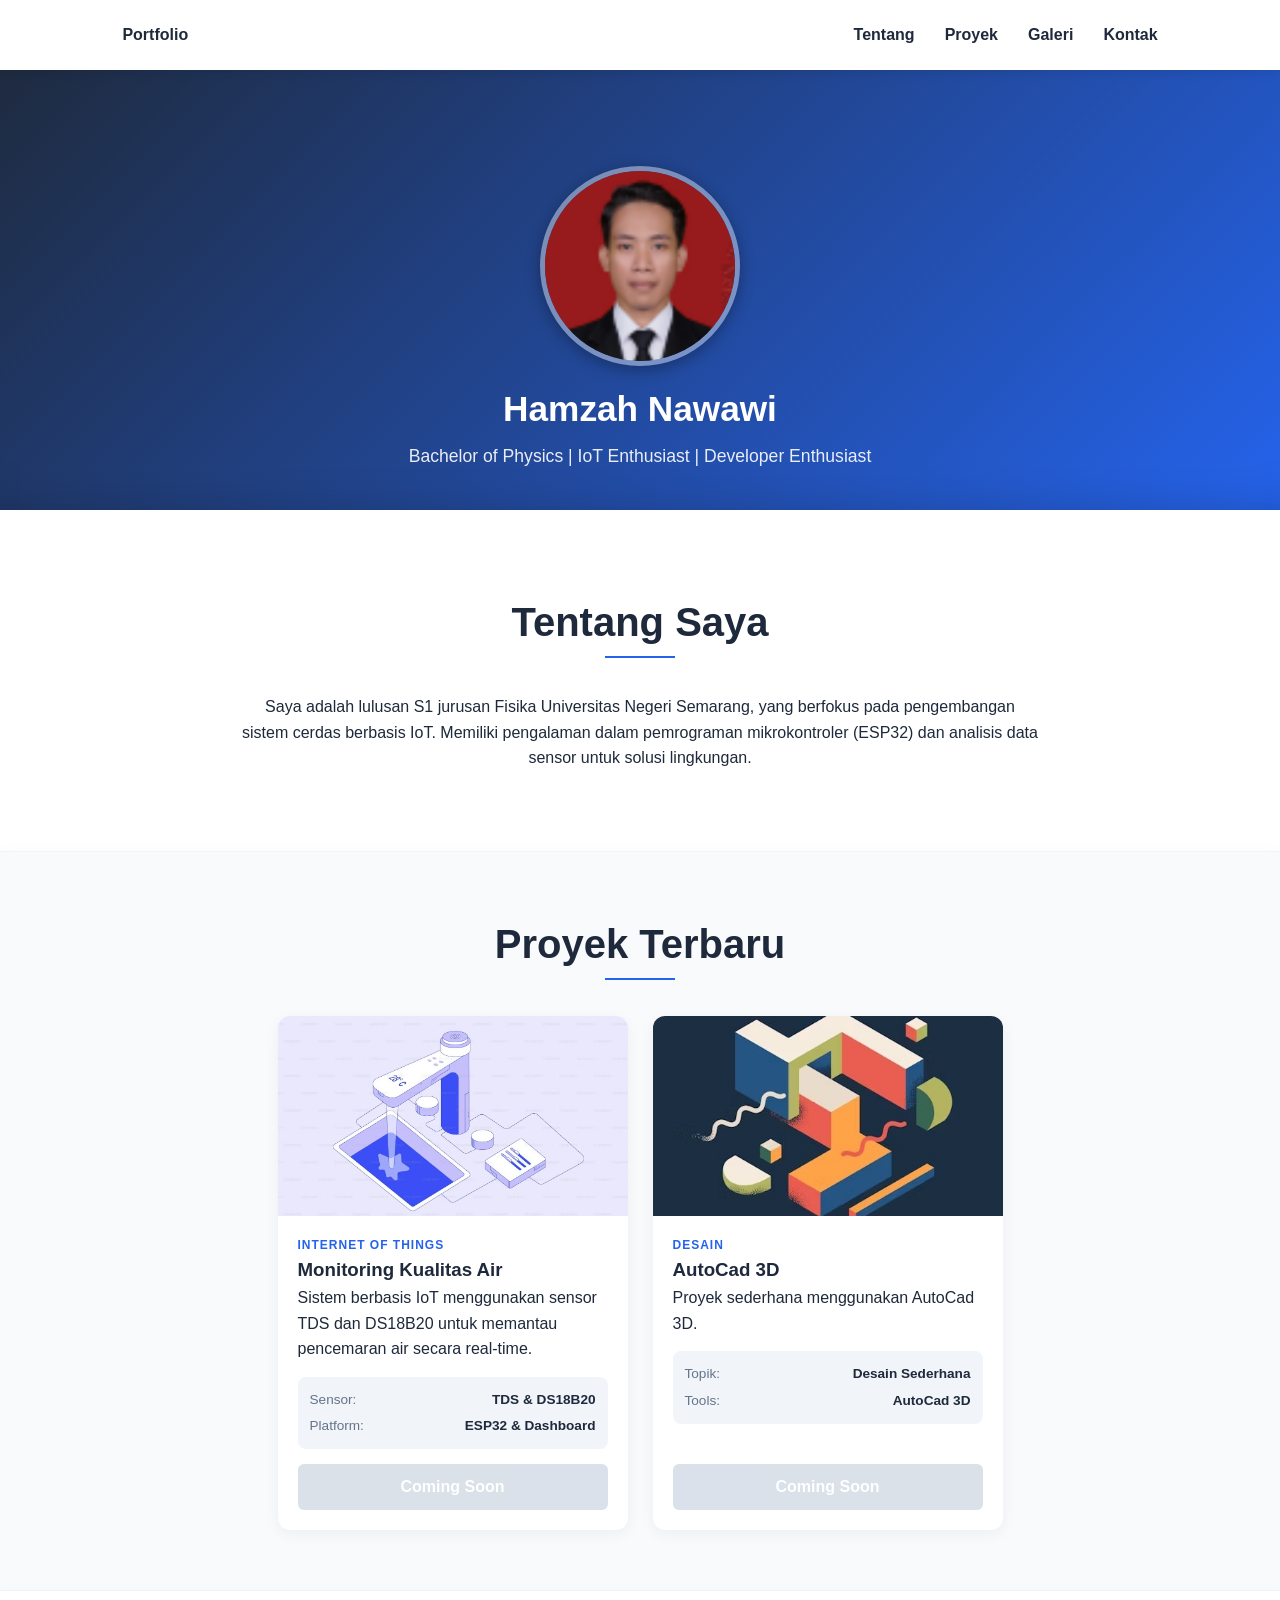
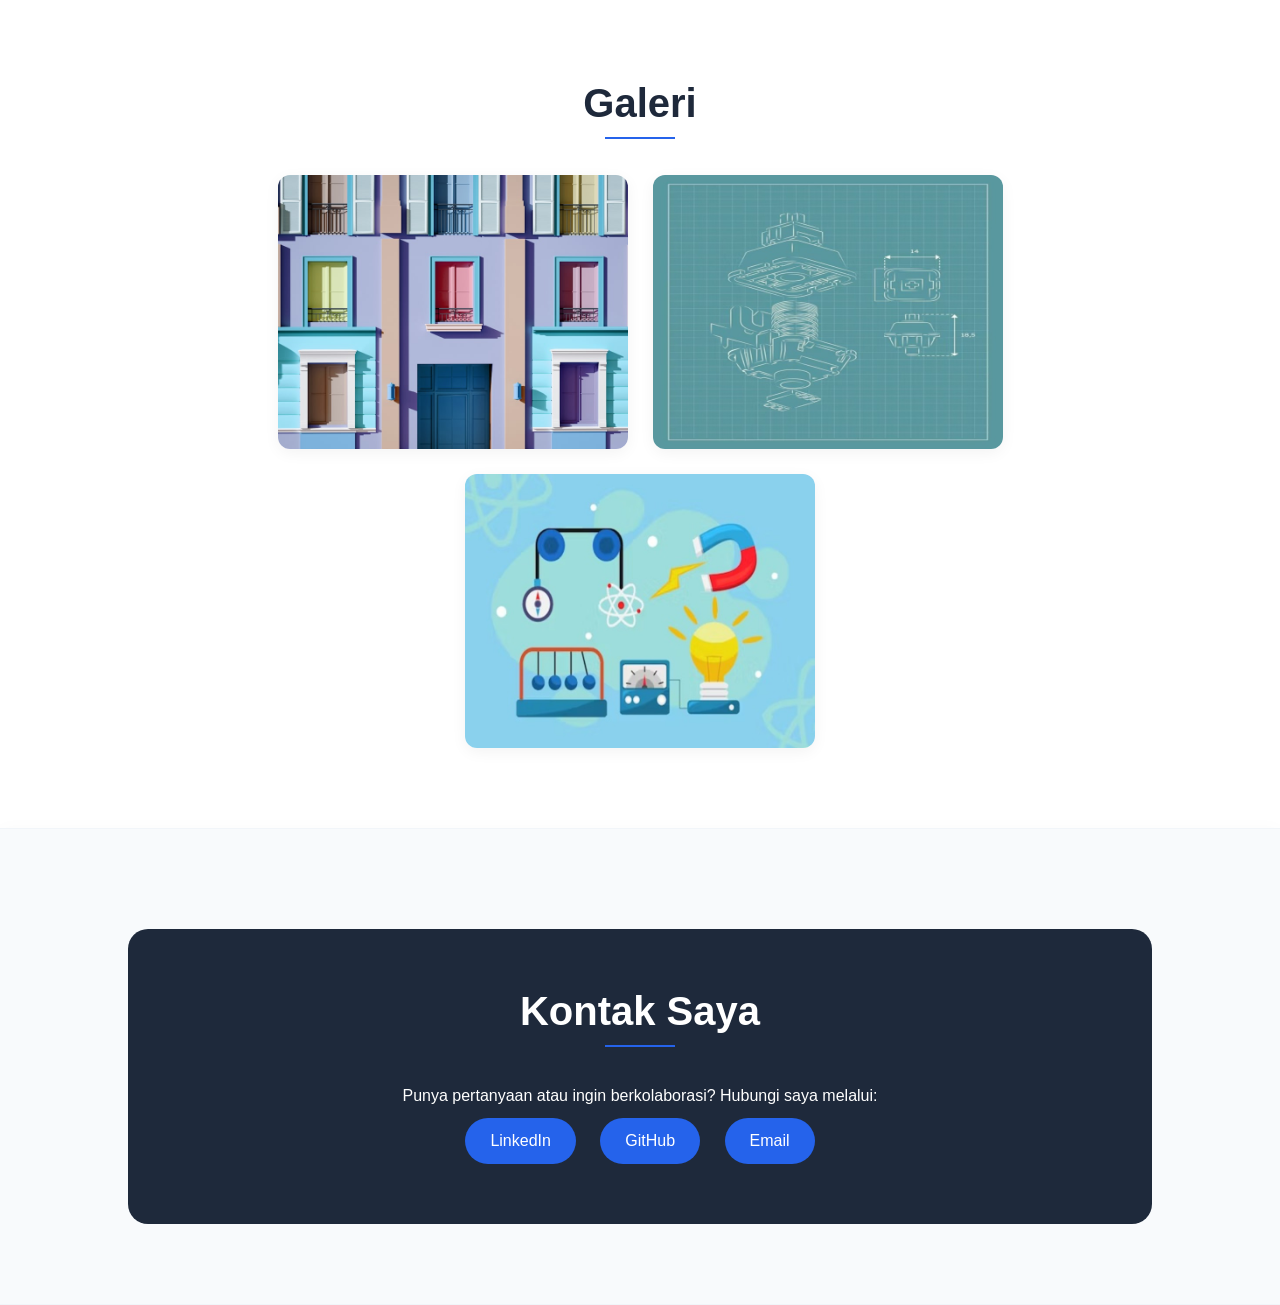
<file: index.html>
ko<!DOCTYPE html>
<html lang="id">
<head>
    <meta charset="UTF-8">
    <meta name="viewport" content="width=device-width, initial-scale=1.0">
    <title>Hamzah Nawawi</title>
    <link rel="stylesheet" href="style.css">
</head>
<body>
    <nav>
        <div class="container-nav">
            <div class="logo"><strong>Portfolio</strong></div>
            
            <div class="menu-toggle" id="mobile-menu">
                <span class="bar"></span>
                <span class="bar"></span>
                <span class="bar"></span>
            </div>
            
            <ul class="nav-links">
                <li><a href="#about">Tentang</a></li>
                <li><a href="#projects">Proyek</a></li>
                <li><a href="#gallery">Galeri</a></li>
                <li><a href="#contact">Kontak</a></li>
            </ul>
        </div>
    </nav>

<header>
    <div class="profile-container">
        <img src="assets/profile.jpg" alt="Foto Profil Hamzah" class="profile-img" onerror="this.src='https://via.placeholder.com/150'">
    </div>
    <h1>Hamzah Nawawi</h1>
    <p>Bachelor of Physics | IoT Enthusiast | Developer Enthusiast</p>
</header>

<section id="about">
    <h2>Tentang Saya</h2>
    <p style="max-width: 800px; margin: auto; text-align: center;">
        Saya adalah lulusan S1 jurusan Fisika Universitas Negeri Semarang, yang berfokus pada pengembangan sistem cerdas berbasis IoT. 
        Memiliki pengalaman dalam pemrograman mikrokontroler (ESP32) dan analisis data sensor untuk solusi lingkungan.
    </p>
</section>

<section id="projects" style="width: 100%; overflow: hidden;">
    <h2 style="text-align: center; margin-bottom: 40px;"> Proyek Terbaru</h2>
    <div class="grid">
        <div class="card">
            <img src="assets/iot-water.jpg" class="card-img" alt="IoT Project">
            <div class="card-content">
                <span class="tag-category">Internet of Things</span>
                <h3>Monitoring Kualitas Air</h3>
                <p>Sistem berbasis IoT menggunakan sensor TDS dan DS18B20 untuk memantau pencemaran air secara real-time.</p>

                <div class="sensor-specs">
                    <div class="spec-item">
                        <span class="spec-label">Sensor:</span>
                        <span class="spec-value">TDS & DS18B20</span> 
                    </div>
                    <div class="spec-item">
                        <span class="spec-label">Platform:</span>
                        <span class="spec-value">ESP32 & Dashboard</span>
                    </div>
                </div>
                
                <a href="#" target="_blank" class="btn-project disabled">Coming Soon</a>
            </div>
        </div>
        <div class="card">
            <img src="assets/fisika-analisis.jpg" class="card-img" alt="IoT Project">
            <div class="card-content">
                <span class="tag-category">Desain</span>
                <h3>AutoCad 3D</h3>
                <p>Proyek sederhana menggunakan AutoCad 3D.</p>

                <div class="project-details">
                    <div class="spec-item">
                        <span class="spec-label">Topik:</span>
                        <span class="spec-value">Desain Sederhana</span> 
                    </div>
                    <div class="spec-item">
                        <span class="spec-label">Tools:</span>
                        <span class="spec-value">AutoCad 3D</span>
                    </div>
                </div>

                 <a href="#" target="_blank" class="btn-project disabled">Coming Soon</a>
            </div>
        </div>
    </div>
</section>

<section id="gallery">
    <h2>Galeri</h2>
    <div class="grid">
        <div class="card"><img src="assets/galeri1.jpg" alt="Foto Proyek" class="gallery-img"></div>
        <div class="card"><img src="assets/galeri2.jpg" alt="Foto Proyek" class="gallery-img"></div>
        <div class="card"><img src="assets/galeri3.jpg" alt="Foto Proyek" class="gallery-img"></div>
    </div>
</section>

<section id="contact">
    <div class="contact-container">
        <h2>Kontak Saya</h2>
        <p>Punya pertanyaan atau ingin berkolaborasi? Hubungi saya melalui:</p>
        <a href="https://www.linkedin.com/in/hamzah-nawawi-ariyanto-putra" target="_blank" class="social-btn">LinkedIn</a>
        <a href="https://github.com/hamzahputra" target="_blank" class="social-btn">GitHub</a>
        <a href="mailto:hamzahnawawi303@gmail.com" target="_blank" class="social-btn">Email</a>
    </div>
</section>
<script src="script.js"></script>
</body>
</html>
</file>
<file: style.css>
/* Variabel Warna */
:root {
    --primary: #2563eb; 
    --dark: #1e293b;
    --light: #f8fafc;
    --accent: #10b981; 
}

* {
    margin: 0;
    padding: 0;
    box-sizing: border-box;
}

html {
    scroll-behavior: smooth;
}

body {
    font-family: 'Inter', sans-serif;
    line-height: 1.6;
    color: var(--dark);
    background-color: var(--light);
}

/* --- NAVIGASI --- */
nav {
    background: white !important; /* Memastikan background solid putih */
    display: flex;
    justify-content: space-between;
    align-items: center;
    padding: 0 8%;
    position: fixed;
    top: 0;
    left: 0;
    width: 100%;
    height: 70px; /* Tinggi navbar dikunci */
    box-shadow: 0 2px 10px rgba(0,0,0,0.1);
    z-index: 10000;
}

nav ul {
    display: flex;
    list-style: none;
    gap: 25px;
}

nav a {
    text-decoration: none;
    color: #1e293b;
    font-weight: 600;
    transition: 0.3s;
}

nav a:hover {
    color: var(--primary);
}

/* --- HEADER / HERO SECTION (BIRU RAMPING) --- */
header {
    background: linear-gradient(135deg, var(--dark) 0%, var(--primary) 100%);
    color: white;
    text-align: center;
    display: flex;
    flex-direction: column;
    align-items: center;
    justify-content: center;
    
    /* SOLUSI: Jarak atas besar agar tidak ketutup nav, bawah kecil agar ramping */
    padding-top: 140px;  
    padding-bottom: 40px; 
    min-height: auto;
    box-shadow: inset 0 -50px 50px -50px rgba(0,0,0,0.2);
}

/* --- FOTO PROFIL (UKURAN BESAR 200PX) --- */
.profile-img {
    width: 200px;
    height: 200px;
    border-radius: 50%;
    object-fit: cover;
    border: 5px solid rgba(255, 255, 255, 0.4);
    box-shadow: 0 4px 15px rgba(0, 0, 0, 0.3);
    margin-bottom: 15px;
    transition: transform 0.3s ease;
}

.profile-img:hover {
    transform: scale(1.05);
}

header h1 { 
    font-size: 2.2rem; 
    margin-bottom: 5px; 
}

header p {
    font-size: 1.1rem;
    margin: 0;
    opacity: 0.9;
}

/* Styling Tombol Garis 3 (Default Sembunyi) */
.menu-toggle {
    display: none;
    cursor: pointer;
    flex-direction: column;
    gap: 5px;
}

.bar {
    width: 25px;
    height: 3px;
    background-color: #333;
    transition: 0.3s;
}
/* 1. ZONA UMUM (TARUH DI SINI)               */
/* ========================================== */

.container-nav {
    display: flex;
    justify-content: space-between; /* Membuat Logo di kiri, Menu di kanan */
    align-items: center;
    width:100%;
    padding: 0 20px;
    height: 70px;
    box-sizing: border-box;
}

.nav-links {
    display: flex; /* Di PC: Menu berjejer ke samping */
    list-style: none;
    gap: 30px;
}

/* KHUSUS TAMPILAN HP (max-width: 768px) */
@media screen and (max-width: 768px) {
    .menu-toggle {
        display: flex; /* Munculkan tombol garis 3 */
    }

    .nav-links {
        display: none; /* Sembunyikan menu bawaan */
        flex-direction: column;
        position: absolute;
        top: 80px; /* Sesuaikan dengan tinggi nav kamu */
        right: 5%;
        width: 200px;
        /* Efek Blur & Transparan (Glassmorphism) */
        background: rgba(255, 255, 255, 0.8); /* Putih transparan */
        backdrop-filter: blur(10px);          /* Efek blur latar belakang */
        -webkit-backdrop-filter: blur(10px); /* Dukungan browser Safari */
        
        border-radius: 15px;      /* Sudut tumpul agar estetik */
        padding: 20px;
        box-shadow: 0 8px 32px rgba(0, 0, 0, 0.1);
        border: 1px solid rgba(255, 255, 255, 0.3); /* Garis tepi tipis */
        z-index: 1000;
    }

    .nav-links.active {
        display: flex; /* Muncul saat tombol diklik */
        animation: slideIn 0.3s ease-out;
    }

    .nav-links li {
       margin: 10px 0;
        text-align: center;
    }
    
    .container-nav {
        justify-content: space-between; /* Jauhkan Logo dan Hamburger */
        padding: 0 20px;
    }
}
/* Animasi tambahan biar makin mulus */
@keyframes slideIn {
    from {
        opacity: 0;
        transform: translateY(-10px);
    }
    to {
        opacity: 1;
        transform: translateY(0);
    }
}

/* --- SECTION GENERAL --- */
section {
    padding: 80px 10%;
    position: relative;
    /* Memberikan efek bayangan lembut di bagian bawah setiap section */
    box-shadow: 0 4px 20px rgba(0, 0, 0, 0.03);
}
/* Section Ganjil (Tentang & Galeri) */
#about, #gallery {
    background-color: #ffffff;
}

/* Section Genap (Proyek & Kontak) */
#projects, #contact {
    background-color: #f8fafc; /* Warna abu-abu muda yang elegan */
    border-top: 1px solid #f1f5f9;
    border-bottom: 1px solid #f1f5f9;
}

h2 {
    text-align: center;
    margin-bottom: 40px;
    font-size: 2.5rem;
    position: relative;
}

h2::after {
    content: '';
    width: 70px;
    height: 2px;
    background: var(--primary);
    position: absolute;
    bottom: -4px;
    left: 50%;
    transform: translateX(-50%);
}

/* --- PROJECT --- */
/* --- Penyesuaian Layout Section Proyek --- */
#projects {
    text-align: left; /* Membuat isi (grid kartu) merapat ke kiri */
    padding: 60px 10%; /* Memberi jarak atas-bawah dan samping */
}

#projects h2 {
    text-align: center; /* Menjaga judul tetap di tengah halaman */
    margin-bottom: 40px;
    width: 100%; /* Memastikan judul mengambil ruang penuh agar bisa center */
}
/* Label Kategori Kecil di Atas Judul */
.tag-category {
    font-size: 0.75rem;
    color: var(--primary);
    text-transform: uppercase;
    font-weight: 700;
    letter-spacing: 1px;
}

/* Container Spesifikasi Sensor */
.sensor-specs {
    background: #f1f5f9; /* Abu-abu sangat muda */
    padding: 12px;
    border-radius: 8px;
    margin: 15px 0;
    display: flex;
    flex-direction: column;
    gap: 5px;
}
.project-details {
    background: #f1f5f9; /* Abu-abu sangat muda */
    padding: 12px;
    border-radius: 8px;
    margin: 15px 0;
    display: flex;
    flex-direction: column;
    gap: 5px;
}
.spec-item {
    display: flex;
    justify-content: space-between;
    font-size: 0.85rem;
}

.spec-label {
    color: #64748b; /* Warna teks agak pudar */
    font-weight: 500;
}

.spec-value {
    color: var(--dark);
    font-weight: 700;
}

/* Tombol tetap seperti sebelumnya, tapi kita beri margin agar pas */
.btn-project {
    display: block;
    text-align: center;
    padding: 10px;
    background: var(--primary);
    color: white;
    border-radius: 6px;
    text-decoration: none;
    font-weight: 600;
    transition: 0.3s;
    margin-top: auto;
}

.btn-project:hover {
    background: var(--dark);
}
.btn-project.disabled {
    background-color: #cbd5e1; /* Warna abu-abu */
    cursor: not-allowed;       /* Kursor tanda dilarang */
    pointer-events: none;      /* Membuat tombol tidak bisa diklik sama sekali */
    opacity: 0.7;
}

/* --- GRID & CARDS --- */
.container {
    padding: 40px 5% 20px;
}

.grid {
    display: flex;
    flex-wrap: wrap;
    justify-content: center;
    gap: 25px;
    width: 100%;
    max-width: 1200px;
    margin: 0 auto; /* Ubah dari '0 auto' ke '0' agar mepet ke kiri */
}

.card {
    background: white;
    border-radius: 12px;
    overflow: hidden;
    box-shadow: 0 4px 15px rgba(0,0,0,0.05);
    width: 350px;
    transition: transform 0.3s ease;
    display: flex;          /* Tambahkan ini */
    flex-direction: column; /* Tambahkan ini */
}

.card:hover { 
    transform: translateY(-10px); 
}

.card-img {
    width: 100%;
    height: 200px;
    object-fit: cover;
    background: #e2e8f0;
}

.card-content { 
    padding: 20px;
    flex-grow: 1;           /* Membuat konten mengisi ruang agar tombol selalu di bawah */
    display: flex;
    flex-direction: column;
}

/* --- KONTAK --- */
.contact-container {
    text-align: center;
    background: var(--dark);
    color: white;
    padding: 50px;
    border-radius: 20px;
    margin-top: 20px;
}

.social-btn {
    display: inline-block;
    padding: 10px 25px;
    margin: 10px;
    background: var(--primary);
    color: white;
    text-decoration: none;
    border-radius: 50px;
    transition: 0.3s;
}

.social-btn:hover {
    background: var(--accent);
}
</file>
